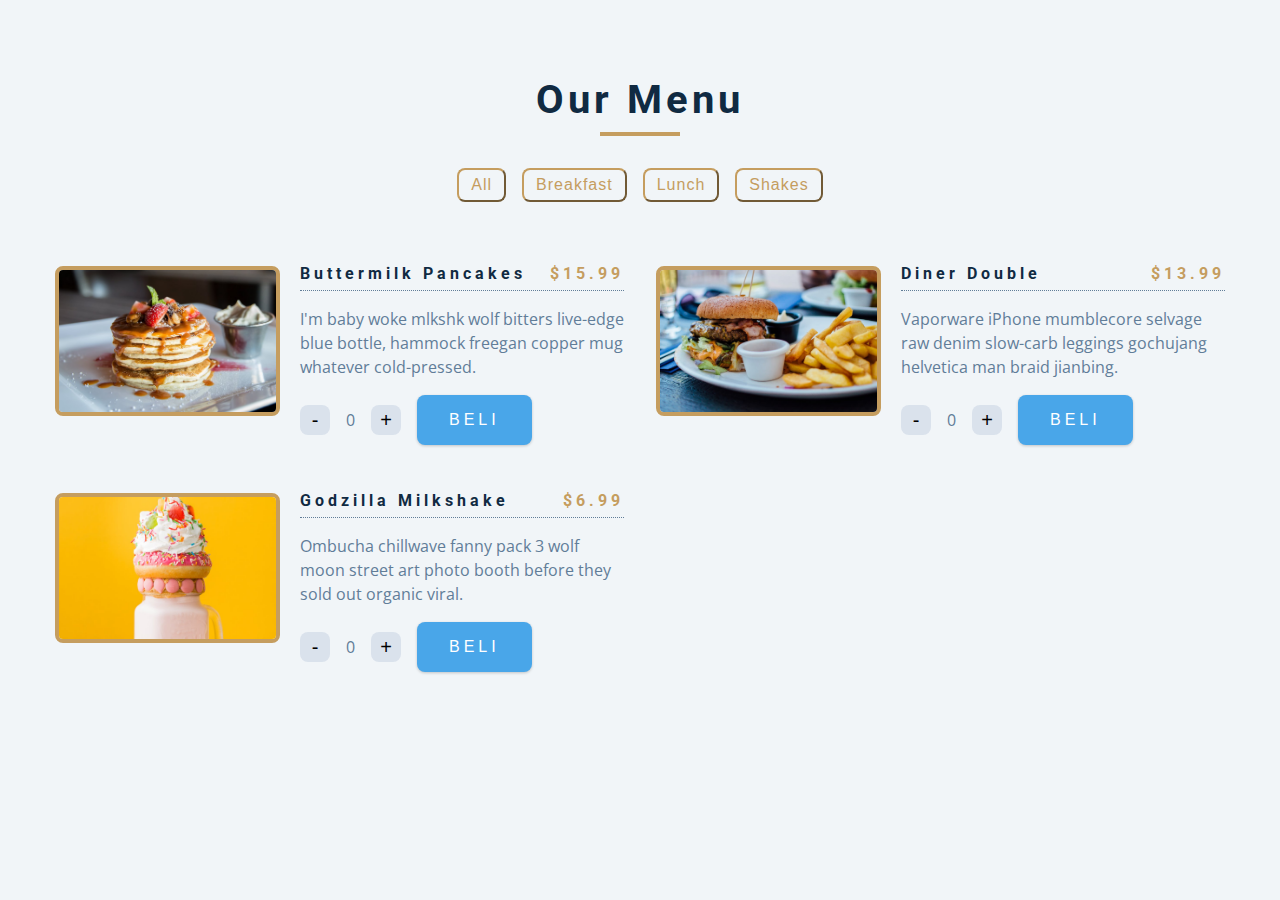
<file: index.html>
<!DOCTYPE html>
<html lang="en">
  <head>
    <meta charset="UTF-8" />
    <meta name="viewport" content="width=device-width, initial-scale=1.0" />
    <title>Menu</title>
    <!-- font-awesome -->
    <link
      rel="stylesheet"
      href="https://cdnjs.cloudflare.com/ajax/libs/font-awesome/5.14.0/css/all.min.css"
    />
    <!-- styles -->
    <link rel="stylesheet" href="styles.css" />
  </head>
  <body>
    <section class="menu">
      <!-- title -->
      <div class="title">
        <h2>our menu</h2>
        <div class="underline"></div>
      </div>
      <!-- filter buttons -->
      <div class="btn-container">
        <!-- <button type="button" class="filter-btn" data-id="all">all</button>
        <button type="button" class="filter-btn" data-id="breakfast">
          breakfast
        </button>
        <button type="button" class="filter-btn" data-id="lunch">lunch</button>
        <button type="button" class="filter-btn" data-id="shakes">
          shakes
        </button> -->
      </div>
      <!-- menu items -->
      <div class="section-center">
        <!-- single item -->
        <article class="menu-item">
          <img src="./menu-item.jpeg" alt="menu item" class="photo" />
          <div class="item-info">
            <header>
              <h4>buttermilk pancakes</h4>
              <h4 class="price">$15</h4>
            </header>
            <p class="item-text">
              Lorem ipsum dolor sit amet consectetur adipisicing elit.
              Repudiandae, sint quam. Et reprehenderit fugiat nesciunt inventore
              laboriosam excepturi! Quo, officia.
            </p>
          </div>
        </article>
        <!-- end of single item -->
        <!-- single item -->
        <article class="menu-item">
          <img src="./menu-item.jpeg" alt="menu item" class="photo" href=""/>
          <div class="item-info">
            <header>
              <h4>buttermilk pancakes</h4>
              <h4 class="price">$15</h4>
            </header>
            <p class="item-text">
              Lorem ipsum dolor sit amet consectetur adipisicing elit.
              Repudiandae, sint quam. Et reprehenderit fugiat nesciunt inventore
              laboriosam excepturi! Quo, officia.
            </p>
          </div>
        </article>
        <!-- end of single item -->
        <!-- single item -->
        <article class="menu-item">
          <img src="./menu-item.jpeg" alt="menu item" class="photo" a hre />
          <div class="item-info">
            <header>
              <h4>buttermilk pancakes</h4>
              <h4 class="price">$15</h4>
            </header>
            <p class="item-text">
              Lorem ipsum dolor sit amet consectetur adipisicing elit.
              Repudiandae, sint quam. Et reprehenderit fugiat nesciunt inventore
              laboriosam excepturi! Quo, officia.
            </p>
          </div>
        </article>
        <!-- end of single item -->
      </div>
    </section>
    <!-- javascript -->
    <script src="app.js"></script>
  </body>
</html>
</file>
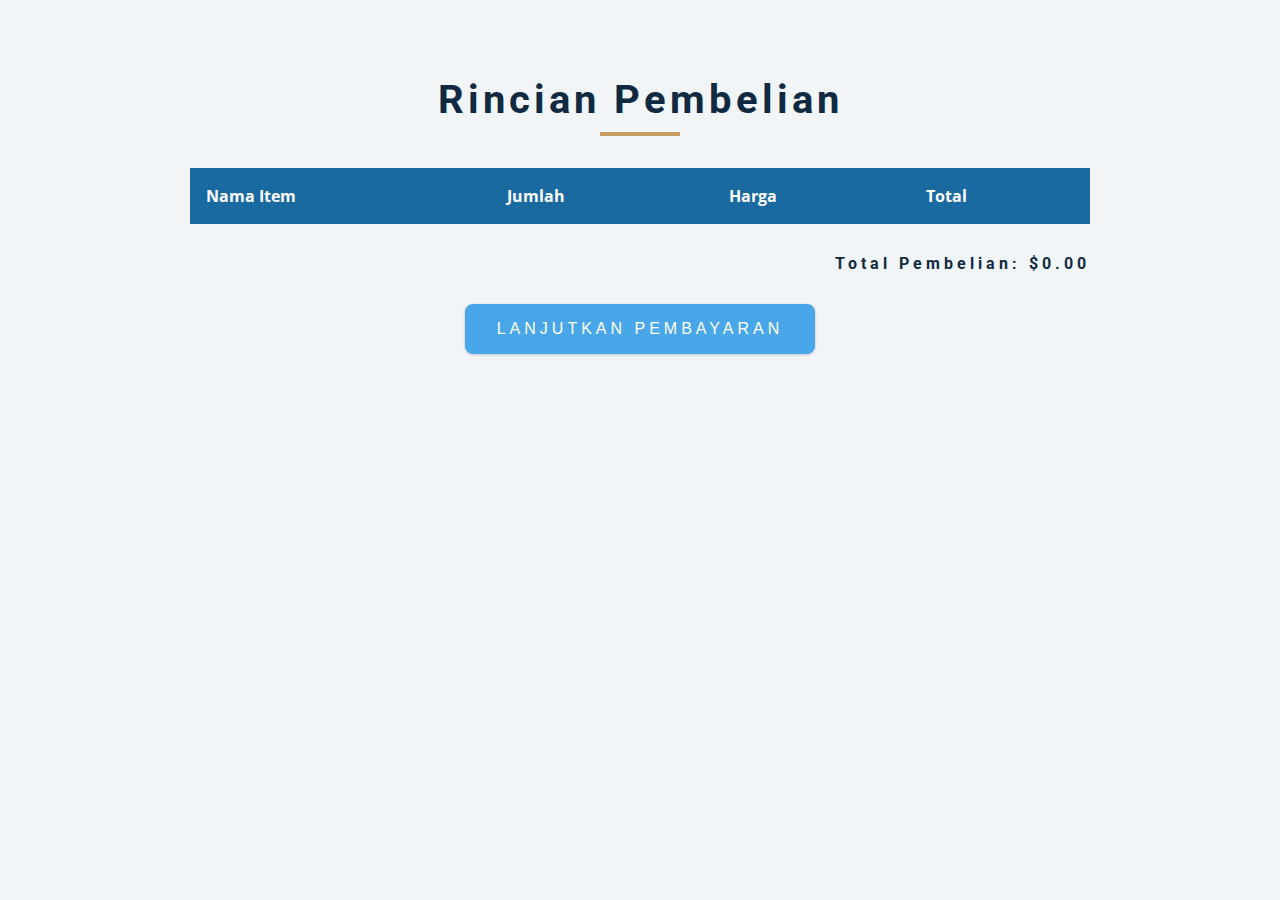
<file: payment.html>
<!DOCTYPE html>
<html lang="id">
<head>
    <meta charset="UTF-8">
    <meta name="viewport" content="width=device-width, initial-scale=1.0">
    <title>Halaman Pembayaran</title>
    <link rel="stylesheet" href="styles.css">
</head>
<body>
    <section class="payment">
        <div class="title">
            <h2>Rincian Pembelian</h2>
            <div class="underline"></div>
        </div>

        <!-- Daftar item yang dibeli -->
        <div class="cart-details">
            <table id="cart-table">
                <thead>
                    <tr>
                        <th>Nama Item</th>
                        <th>Jumlah</th>
                        <th>Harga</th>
                        <th>Total</th>
                    </tr>
                </thead>
                <tbody id="cart-items">
                    <!-- Rincian item akan dimuat di sini -->
                </tbody>
            </table>

            <!-- Total Harga -->
            <div class="total-price">
                <h4>Total Pembelian: <span id="total-amount">$0</span></h4>
            </div>

            <!-- Tombol lanjutkan pembayaran -->
            <div class="payment-button">
                <button class="btn" id="proceed-payment">Lanjutkan Pembayaran</button>
            </div>
        </div>
    </section>

    <!-- Notifikasi sukses -->
    <div id="payment-success-notification" class="notification">
        Pembayaran berhasil! Anda akan diarahkan kembali ke halaman utama.
    </div>

    <script src="payment.js"></script>
</body>
</html>
</file>
<file: styles.css>
/*
=============== 
Fonts
===============
*/
@import url("https://fonts.googleapis.com/css?family=Open+Sans|Roboto:400,700&display=swap");

/*
=============== 
Variables
===============
*/

:root {
  /* dark shades of primary color*/
  --clr-primary-1: hsl(205, 86%, 17%);
  --clr-primary-2: hsl(205, 77%, 27%);
  --clr-primary-3: hsl(205, 72%, 37%);
  --clr-primary-4: hsl(205, 63%, 48%);
  /* primary/main color */
  --clr-primary-5: #49a6e9;
  /* lighter shades of primary color */
  --clr-primary-6: hsl(205, 89%, 70%);
  --clr-primary-7: hsl(205, 90%, 76%);
  --clr-primary-8: hsl(205, 86%, 81%);
  --clr-primary-9: hsl(205, 90%, 88%);
  --clr-primary-10: hsl(205, 100%, 96%);
  /* darkest grey - used for headings */
  --clr-grey-1: hsl(209, 61%, 16%);
  --clr-grey-2: hsl(211, 39%, 23%);
  --clr-grey-3: hsl(209, 34%, 30%);
  --clr-grey-4: hsl(209, 28%, 39%);
  /* grey used for paragraphs */
  --clr-grey-5: hsl(210, 22%, 49%);
  --clr-grey-6: hsl(209, 23%, 60%);
  --clr-grey-7: hsl(211, 27%, 70%);
  --clr-grey-8: hsl(210, 31%, 80%);
  --clr-grey-9: hsl(212, 33%, 89%);
  --clr-grey-10: hsl(210, 36%, 96%);
  --clr-white: #fff;
  --clr-red-dark: hsl(360, 67%, 44%);
  --clr-red-light: hsl(360, 71%, 66%);
  --clr-green-dark: hsl(125, 67%, 44%);
  --clr-green-light: hsl(125, 71%, 66%);
  --clr-gold: #c59d5f;
  --clr-black: #222;
  --ff-primary: "Roboto", sans-serif;
  --ff-secondary: "Open Sans", sans-serif;
  --transition: all 0.3s linear;
  --spacing: 0.25rem;
  --radius: 0.5rem;
  --light-shadow: 0 5px 15px rgba(0, 0, 0, 0.1);
  --dark-shadow: 0 5px 15px rgba(0, 0, 0, 0.2);
  --max-width: 1170px;
  --fixed-width: 620px;
}
/*
=============== 
Global Styles
===============
*/

*,
::after,
::before {
  margin: 0;
  padding: 0;
  box-sizing: border-box;
}
body {
  font-family: var(--ff-secondary);
  background: var(--clr-grey-10);
  color: var(--clr-grey-1);
  line-height: 1.5;
  font-size: 0.875rem;
}
ul {
  list-style-type: none;
}
a {
  text-decoration: none;
}
img:not(.logo) {
  width: 100%;
}
img {
  display: block;
}

h1,
h2,
h3,
h4 {
  letter-spacing: var(--spacing);
  text-transform: capitalize;
  line-height: 1.25;
  margin-bottom: 0.75rem;
  font-family: var(--ff-primary);
}
h1 {
  font-size: 3rem;
}
h2 {
  font-size: 2rem;
}
h3 {
  font-size: 1.25rem;
}
h4 {
  font-size: 0.875rem;
}
p {
  margin-bottom: 1.25rem;
  color: var(--clr-grey-5);
}
@media screen and (min-width: 800px) {
  h1 {
    font-size: 4rem;
  }
  h2 {
    font-size: 2.5rem;
  }
  h3 {
    font-size: 1.75rem;
  }
  h4 {
    font-size: 1rem;
  }
  body {
    font-size: 1rem;
  }
  h1,
  h2,
  h3,
  h4 {
    line-height: 1;
  }
}
/*  global classes */

.btn {
  text-transform: uppercase;
  background: transparent;
  color: var(--clr-black);
  padding: 0.375rem 0.75rem;
  letter-spacing: var(--spacing);
  display: inline-block;
  transition: var(--transition);
  font-size: 0.875rem;
  border: 2px solid var(--clr-black);
  cursor: pointer;
  box-shadow: 0 1px 3px rgba(0, 0, 0, 0.2);
  border-radius: var(--radius);
}
.btn:hover {
  color: var(--clr-white);
  background: var(--clr-black);
}
/* section */
.section {
  padding: 5rem 0;
}

main {
  min-height: 100vh;
  display: grid;
  place-items: center;
}
/*
=============== 
Menu
===============
*/

.menu {
  padding: 5rem 0;
}
.title {
  text-align: center;
  margin-bottom: 2rem;
}
.underline {
  width: 5rem;
  height: 0.25rem;
  background: var(--clr-gold);
  margin-left: auto;
  margin-right: auto;
}
.btn-container {
  margin-bottom: 4rem;
  display: flex;
  justify-content: center;
}
.filter-btn {
  background: transparent;
  border-color: var(--clr-gold);
  font-size: 1rem;
  text-transform: capitalize;
  margin: 0 0.5rem;
  letter-spacing: 1px;
  border-radius: var(--radius);
  padding: 0.375rem 0.75rem;
  color: var(--clr-gold);
  cursor: pointer;
  transition: var(--transition);
}
.filter-btn:hover {
  background: var(--clr-gold);
  color: var(--clr-white);
}
.section-center {
  width: 90vw;
  margin: 0 auto;
  max-width: 1170px;
  display: grid;
  gap: 3rem 2rem;
  justify-items: center;
}
.menu-item {
  display: grid;
  gap: 1rem 2rem;
  max-width: 25rem;
}
.photo {
  object-fit: cover;
  height: 200px;
  border: 0.25rem solid var(--clr-gold);
  border-radius: var(--radius);
}
.item-info header {
  display: flex;
  justify-content: space-between;
  border-bottom: 0.5px dotted var(--clr-grey-5);
}
.item-info h4 {
  margin-bottom: 0.5rem;
}
.price {
  color: var(--clr-gold);
}
.item-text {
  margin-bottom: 0;
  padding-top: 1rem;
}

@media screen and (min-width: 768px) {
  .menu-item {
    grid-template-columns: 225px 1fr;
    gap: 0 1.25rem;
    max-width: 40rem;
  }
  .photo {
    height: 175px;
  }
}
@media screen and (min-width: 1200px) {
  .section-center {
    width: 95vw;
    grid-template-columns: 1fr 1fr;
  }
  .photo {
    height: 150px;
  }
}
.item-controls {
  display: flex;
  align-items: center;
  gap: 0.5rem;
  margin-top: 1rem;
}

.quantity-btn {
  width: 30px;
  height: 30px;
  font-size: 1.25rem;
  background: var(--clr-grey-9);
  border: none;
  cursor: pointer;
  border-radius: var(--radius);
  display: flex;
  align-items: center;
  justify-content: center;
}
.item-controls {
  display: flex;
  align-items: center;
  gap: 1rem;
  margin-top: 1rem;
}

.quantity-btn {
  width: 30px;
  height: 30px;
  font-size: 1.25rem;
  background: var(--clr-grey-9);
  border: none;
  cursor: pointer;
  border-radius: var(--radius);
  display: flex;
  align-items: center;
  justify-content: center;
}

.quantity {
  font-size: 1rem;
  color: var(--clr-grey-5);
}

.buy-btn {
  background: var(--clr-primary-5);
  color: var(--clr-white);
  padding: 0.5rem 1rem;
  border-radius: var(--radius);
  cursor: pointer;
  border: none;
  transition: background 0.3s ease;
}

.buy-btn:hover {
  background: var(--clr-primary-4);
}
.payment {
  padding: 5rem 0;
  background: var(--clr-grey-10);
}

.title {
  text-align: center;
  margin-bottom: 2rem;
}

.underline {
  width: 5rem;
  height: 0.25rem;
  background: var(--clr-gold);
  margin-left: auto;
  margin-right: auto;
}

.cart-details {
  margin: 0 auto;
  width: 80%;
  max-width: 900px;
}

#cart-table {
  width: 100%;
  margin-bottom: 2rem;
  border-collapse: collapse;
}

#cart-table th, #cart-table td {
  padding: 1rem;
  text-align: left;
}

#cart-table th {
  background: var(--clr-primary-3);
  color: var(--clr-white);
}

#cart-table td {
  background: var(--clr-white);
}

.total-price {
  font-size: 1.25rem;
  margin-bottom: 2rem;
  text-align: right;
}

.payment-button {
  text-align: center;
}

.btn {
  background: var(--clr-primary-5);
  color: var(--clr-white);
  padding: 1rem 2rem;
  border: none;
  font-size: 1rem;
  cursor: pointer;
  border-radius: var(--radius);
  transition: all 0.3s;
}

.btn:hover {
  background: var(--clr-primary-4);
}
/* Notifikasi */
.notification {
  position: fixed;
  top: 20px;
  left: 50%;
  transform: translateX(-50%);
  background-color: #4caf50; /* Warna hijau untuk sukses */
  color: white;
  padding: 10px 20px;
  border-radius: 5px;
  font-size: 1rem;
  display: none; /* Tersembunyi secara default */
  z-index: 1000;
}

.payment-button {
  text-align: center;
}

.btn {
  background: var(--clr-primary-5);
  color: var(--clr-white);
  padding: 1rem 2rem;
  border: none;
  font-size: 1rem;
  cursor: pointer;
  border-radius: var(--radius);
  transition: all 0.3s;
}

.btn:hover {
  background: var(--clr-primary-4);
}
</file>
